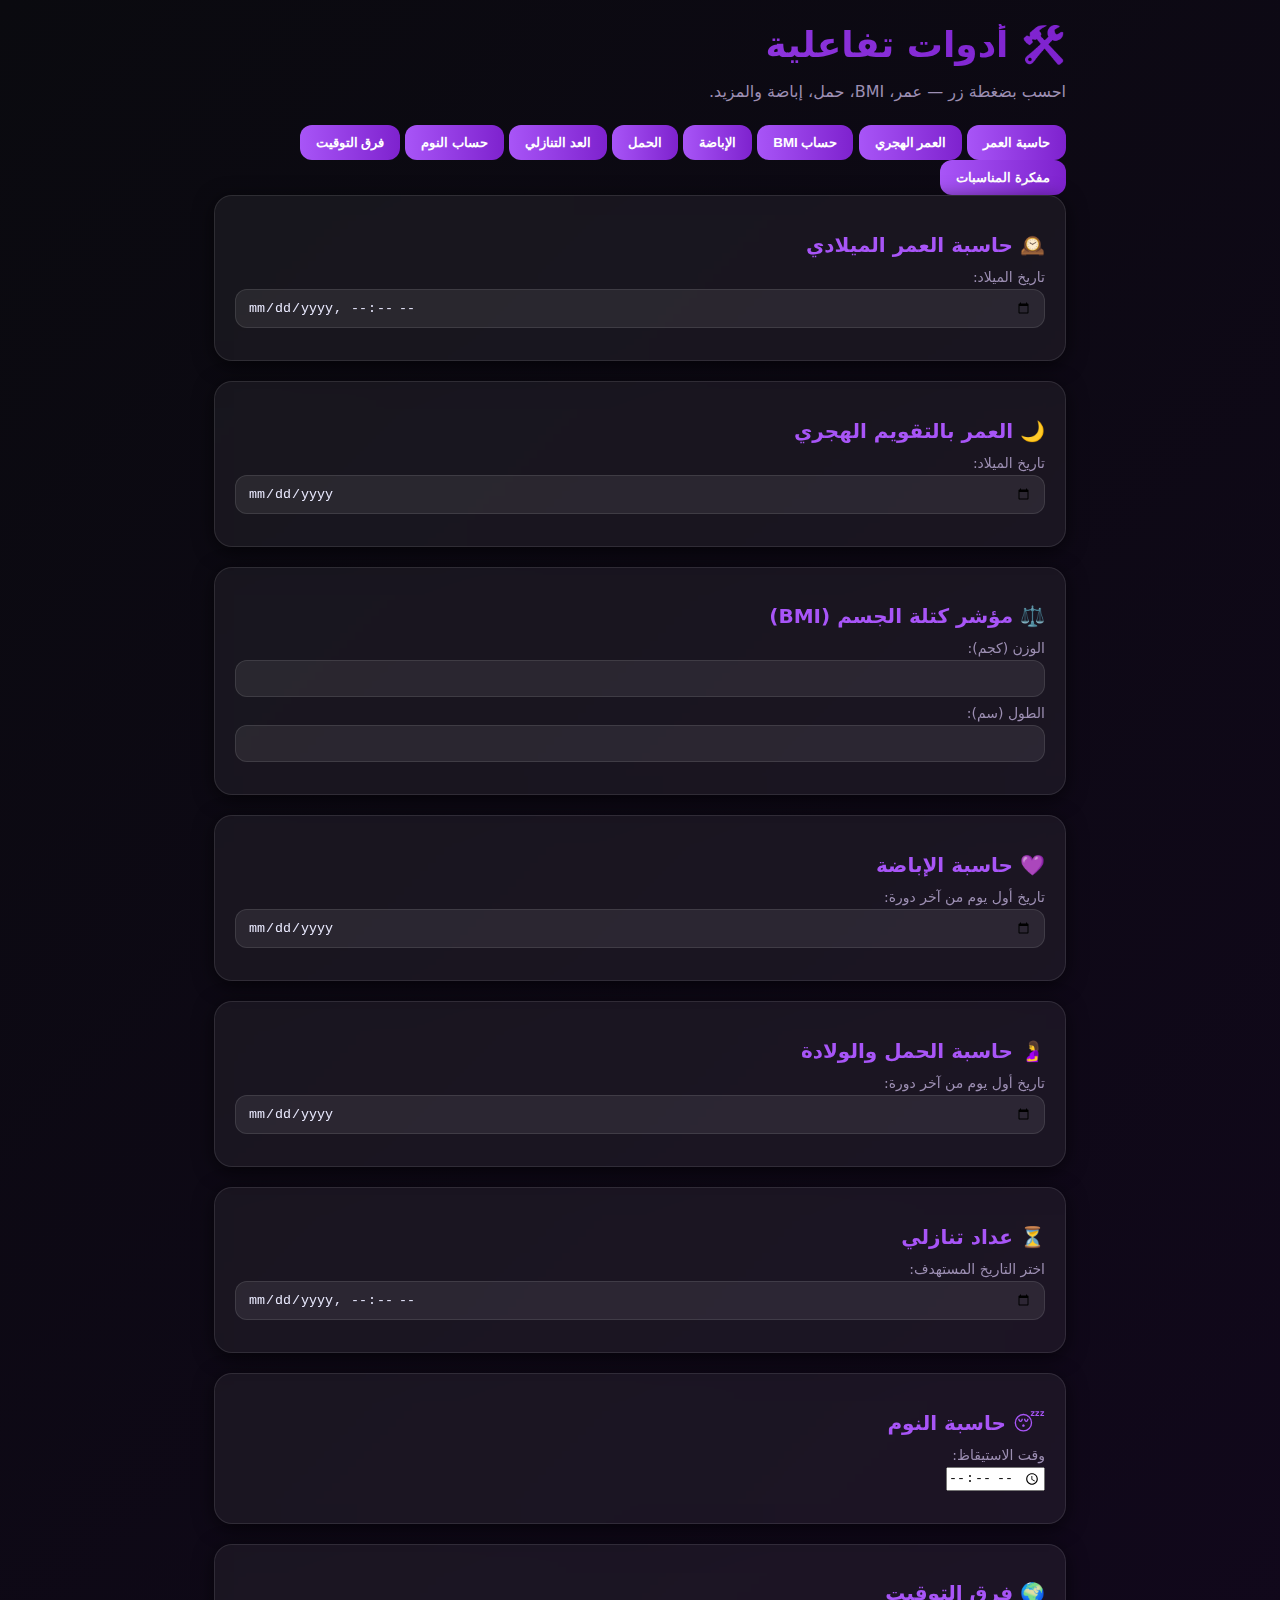
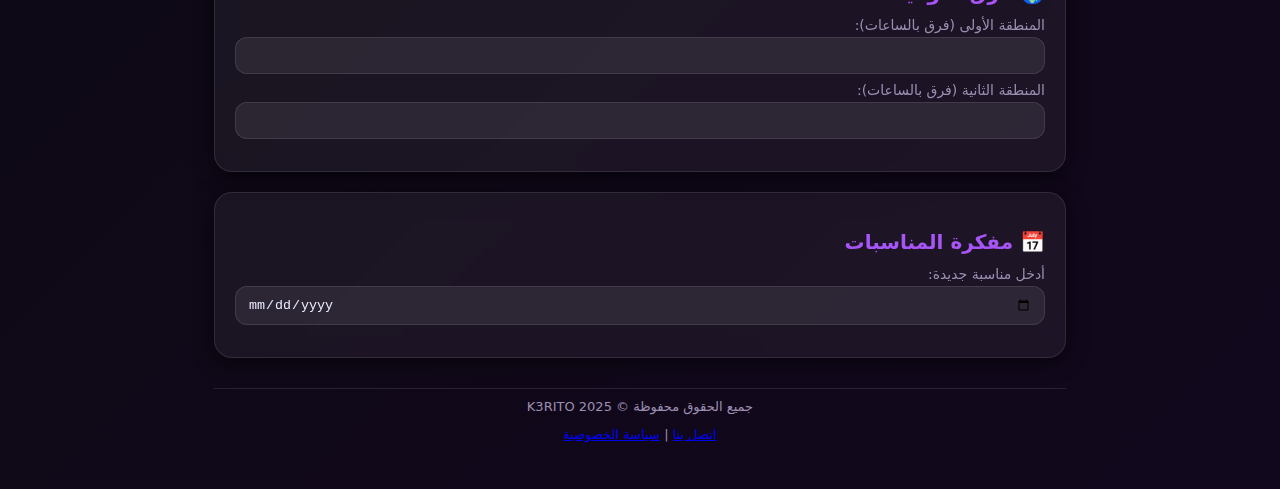
<file: index.html>
<!DOCTYPE html>
<html lang="ar" dir="rtl">
<head>
  <meta charset="UTF-8">
  <meta name="viewport" content="width=device-width, initial-scale=1.0">
  <title>أدوات تفاعلية – حاسبات العمر، BMI، الحمل والمزيد</title>
  <meta name="description" content="اكتشف أدواتنا التفاعلية لحساب العمر، BMI، الحمل، الإباضة، النوم، فرق التوقيت والمزيد، مباشرة في متصفحك بسهولة وسرعة.">
  <meta name="keywords" content="حاسبة, calculator, BMI, عمر, حمل, أدوات تفاعلية, آلة حاسبة أونلاين">
   <!-- Favicon -->
  <link rel="icon" type="image/png" sizes="32x32" href="favicon-32x32.png">
  <link rel="icon" type="image/png" sizes="16x16" href="favicon-16x16.png">
  <link rel="shortcut icon" href="favicon.ico">

  <link rel="stylesheet" href="style.css">
</head>
<body>
  <main class="wrap">
    <h1>🛠️ أدوات تفاعلية</h1>
    <p class="lead">احسب بضغطة زر — عمر، BMI، حمل، إباضة والمزيد.</p>

    <!-- Tabs -->
    <nav class="tabs" role="tablist">
      <button class="tab-btn active" data-tab="age" role="tab" aria-selected="true">حاسبة العمر</button>
      <button class="tab-btn" data-tab="hijri" role="tab" aria-selected="false">العمر الهجري</button>
      <button class="tab-btn" data-tab="bmi" role="tab" aria-selected="false">حساب BMI</button>
      <button class="tab-btn" data-tab="ovulation" role="tab" aria-selected="false">الإباضة</button>
      <button class="tab-btn" data-tab="pregnancy" role="tab" aria-selected="false">الحمل</button>
      <button class="tab-btn" data-tab="countdown" role="tab" aria-selected="false">العد التنازلي</button>
      <button class="tab-btn" data-tab="sleep" role="tab" aria-selected="false">حساب النوم</button>
      <button class="tab-btn" data-tab="timezone" role="tab" aria-selected="false">فرق التوقيت</button>
      <button class="tab-btn" data-tab="events" role="tab" aria-selected="false">مفكرة المناسبات</button>
    </nav>

    <!-- Tab Contents -->
    <section class="tab-contents">
      <!-- العمر الميلادي -->
      <article id="age" class="tab-content active card">
        <h2>🕰️ حاسبة العمر الميلادي</h2>
        <label>تاريخ الميلاد:</label>
        <input type="datetime-local" id="birthDate">
        <div class="results" id="ageResult"></div>
      </article>

      <!-- العمر الهجري -->
      <article id="hijri" class="tab-content card">
        <h2>🌙 العمر بالتقويم الهجري</h2>
        <label>تاريخ الميلاد:</label>
        <input type="date" id="birthHijri">
        <div class="results" id="hijriResult"></div>
      </article>

      <!-- BMI -->
      <article id="bmi" class="tab-content card">
        <h2>⚖️ مؤشر كتلة الجسم (BMI)</h2>
        <label>الوزن (كجم):</label>
        <input type="number" id="weight">
        <label>الطول (سم):</label>
        <input type="number" id="height">
        <div class="results" id="bmiResult"></div>
      </article>

      <!-- الإباضة -->
      <article id="ovulation" class="tab-content card">
        <h2>💜 حاسبة الإباضة</h2>
        <label>تاريخ أول يوم من آخر دورة:</label>
        <input type="date" id="lastPeriod">
        <div class="results" id="ovulationResult"></div>
      </article>

      <!-- الحمل -->
      <article id="pregnancy" class="tab-content card">
        <h2>🤰 حاسبة الحمل والولادة</h2>
        <label>تاريخ أول يوم من آخر دورة:</label>
        <input type="date" id="pregnancyDate">
        <div class="results" id="pregnancyResult"></div>
      </article>

      <!-- العد التنازلي -->
      <article id="countdown" class="tab-content card">
        <h2>⏳ عداد تنازلي</h2>
        <label>اختر التاريخ المستهدف:</label>
        <input type="datetime-local" id="countdownDate">
        <div class="results" id="countdownResult"></div>
      </article>

      <!-- النوم -->
      <article id="sleep" class="tab-content card">
        <h2>😴 حاسبة النوم</h2>
        <label>وقت الاستيقاظ:</label>
        <input type="time" id="wakeTime">
        <div class="results" id="sleepResult"></div>
      </article>

      <!-- فرق التوقيت -->
      <article id="timezone" class="tab-content card">
        <h2>🌍 فرق التوقيت</h2>
        <label>المنطقة الأولى (فرق بالساعات):</label>
        <input type="number" id="tz1">
        <label>المنطقة الثانية (فرق بالساعات):</label>
        <input type="number" id="tz2">
        <div class="results" id="timezoneResult"></div>
      </article>

      <!-- مفكرة المناسبات -->
      <article id="events" class="tab-content card">
        <h2>📅 مفكرة المناسبات</h2>
        <label>أدخل مناسبة جديدة:</label>
        <input type="date" id="eventDate">
        <div class="results" id="eventsResult"></div>
      </article>
    </section>

    <footer>
      جميع الحقوق محفوظة © 2025 K3RITO
      <p>
    <a href="contact.html">اتصل بنا</a> | 
    <a href="privacy.html">سياسة الخصوصية</a>
  </p>
    </footer>
  </main>

  <!-- JavaScript -->
  <script src="script.js" defer></script>
</body>
</html>
</file>
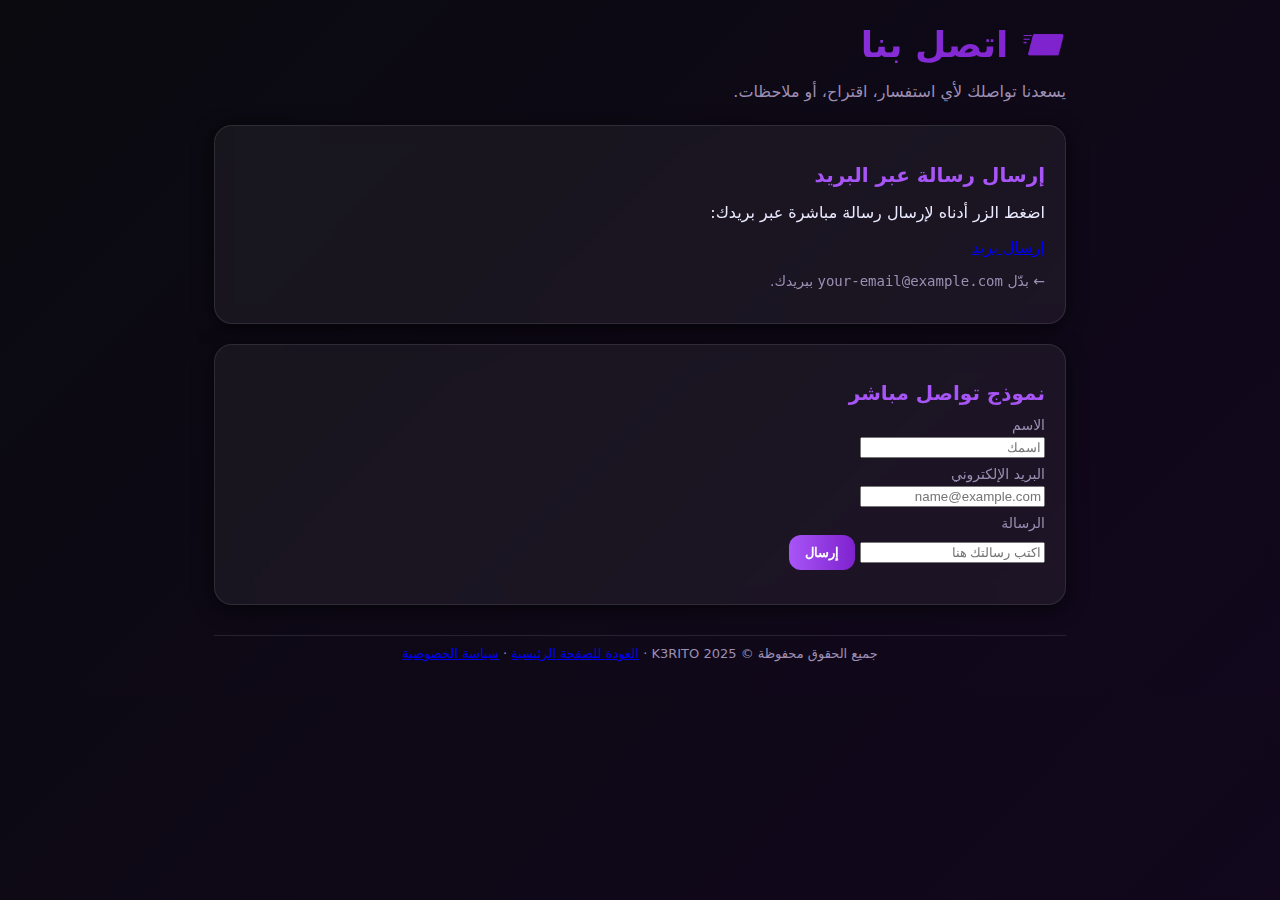
<file: contact.html>
<!DOCTYPE html>
<html lang="ar" dir="rtl">
<head>
  <meta charset="UTF-8">
  <meta name="viewport" content="width=device-width, initial-scale=1.0">
  <title>اتصل بنا – K3RITO Tools</title>
  <meta name="description" content="تواصل معنا بخصوص أي استفسار أو اقتراح حول أدوات K3RITO التفاعلية.">
  <meta name="robots" content="index, follow">
  <meta name="keywords" content="اتصل بنا, تواصل, دعم, K3RITO">
  <link rel="canonical" href="https://k3rito.github.io/calculatorwebsite/contact.html">
  <link rel="icon" type="image/png" sizes="32x32" href="favicon-32x32.png">
  <link rel="stylesheet" href="style.css">

  <!-- Structured Data -->
  <script type="application/ld+json">
  {
    "@context":"https://schema.org",
    "@type":"ContactPage",
    "name":"اتصل بنا – K3RITO Tools",
    "url":"https://k3rito.github.io/calculatorwebsite/contact.html",
    "publisher":{
      "@type":"Organization",
      "name":"K3RITO"
    }
  }
  </script>
</head>
<body>
  <main class="wrap">
    <h1>📨 اتصل بنا</h1>
    <p class="lead">يسعدنا تواصلك لأي استفسار، اقتراح، أو ملاحظات.</p>

    <!-- خيار 1: mailto (يفتح برنامج البريد) -->
    <article class="card">
      <h2>إرسال رسالة عبر البريد</h2>
      <p>اضغط الزر أدناه لإرسال رسالة مباشرة عبر بريدك:</p>
      <p>
        <a class="tab-btn" href="mailto:your-email@example.com?subject=استفسار%20حول%20K3RITO%20Tools">إرسال بريد</a>
      </p>
      <p style="color:var(--muted);font-size:14px">← بدّل <code>your-email@example.com</code> ببريدك.</p>
    </article>

    <!-- خيار 2: Formspree (أدخل endpoint الخاص بك) -->
    <article class="card">
      <h2>نموذج تواصل مباشر</h2>
      <form id="contactForm" action="https://formspree.io/f/mvgbzjg" method="POST" novalidate>
        <label for="name">الاسم</label>
        <input type="text" id="name" name="name" placeholder="اسمك" required>

        <label for="email">البريد الإلكتروني</label>
        <input type="email" id="email" name="email" placeholder="name@example.com" required>

        <label for="message">الرسالة</label>
        <input type="text" id="message" name="message" placeholder="اكتب رسالتك هنا" required>

        <button type="submit">إرسال</button>
        <div class="results" id="formResult" aria-live="polite" style="margin-top:10px;"></div>
      </form>
      <p style="color:var(--muted);font-size:14px"><code></code></p>
    </article>

    <footer>
      جميع الحقوق محفوظة © 2025 K3RITO ·
      <a href="index.html">العودة للصفحة الرئيسية</a> ·
      <a href="privacy.html">سياسة الخصوصية</a>
    </footer>
  </main>

  <!-- تحسين بسيط للتجربة + منع الإرسال الفارغ -->
  <script>
    document.getElementById('contactForm').addEventListener('submit', function(e){
      const name = document.getElementById('name').value.trim();
      const email = document.getElementById('email').value.trim();
      const message = document.getElementById('message').value.trim();
      const out = document.getElementById('formResult');

      if(!name || !email || !message){
        e.preventDefault();
        out.textContent = '🛑 يرجى تعبئة جميع الحقول قبل الإرسال.';
        return;
      }
      out.textContent = '⏳ جاري إرسال الرسالة...';
    });
  </script>
</body>
</html>
</file>
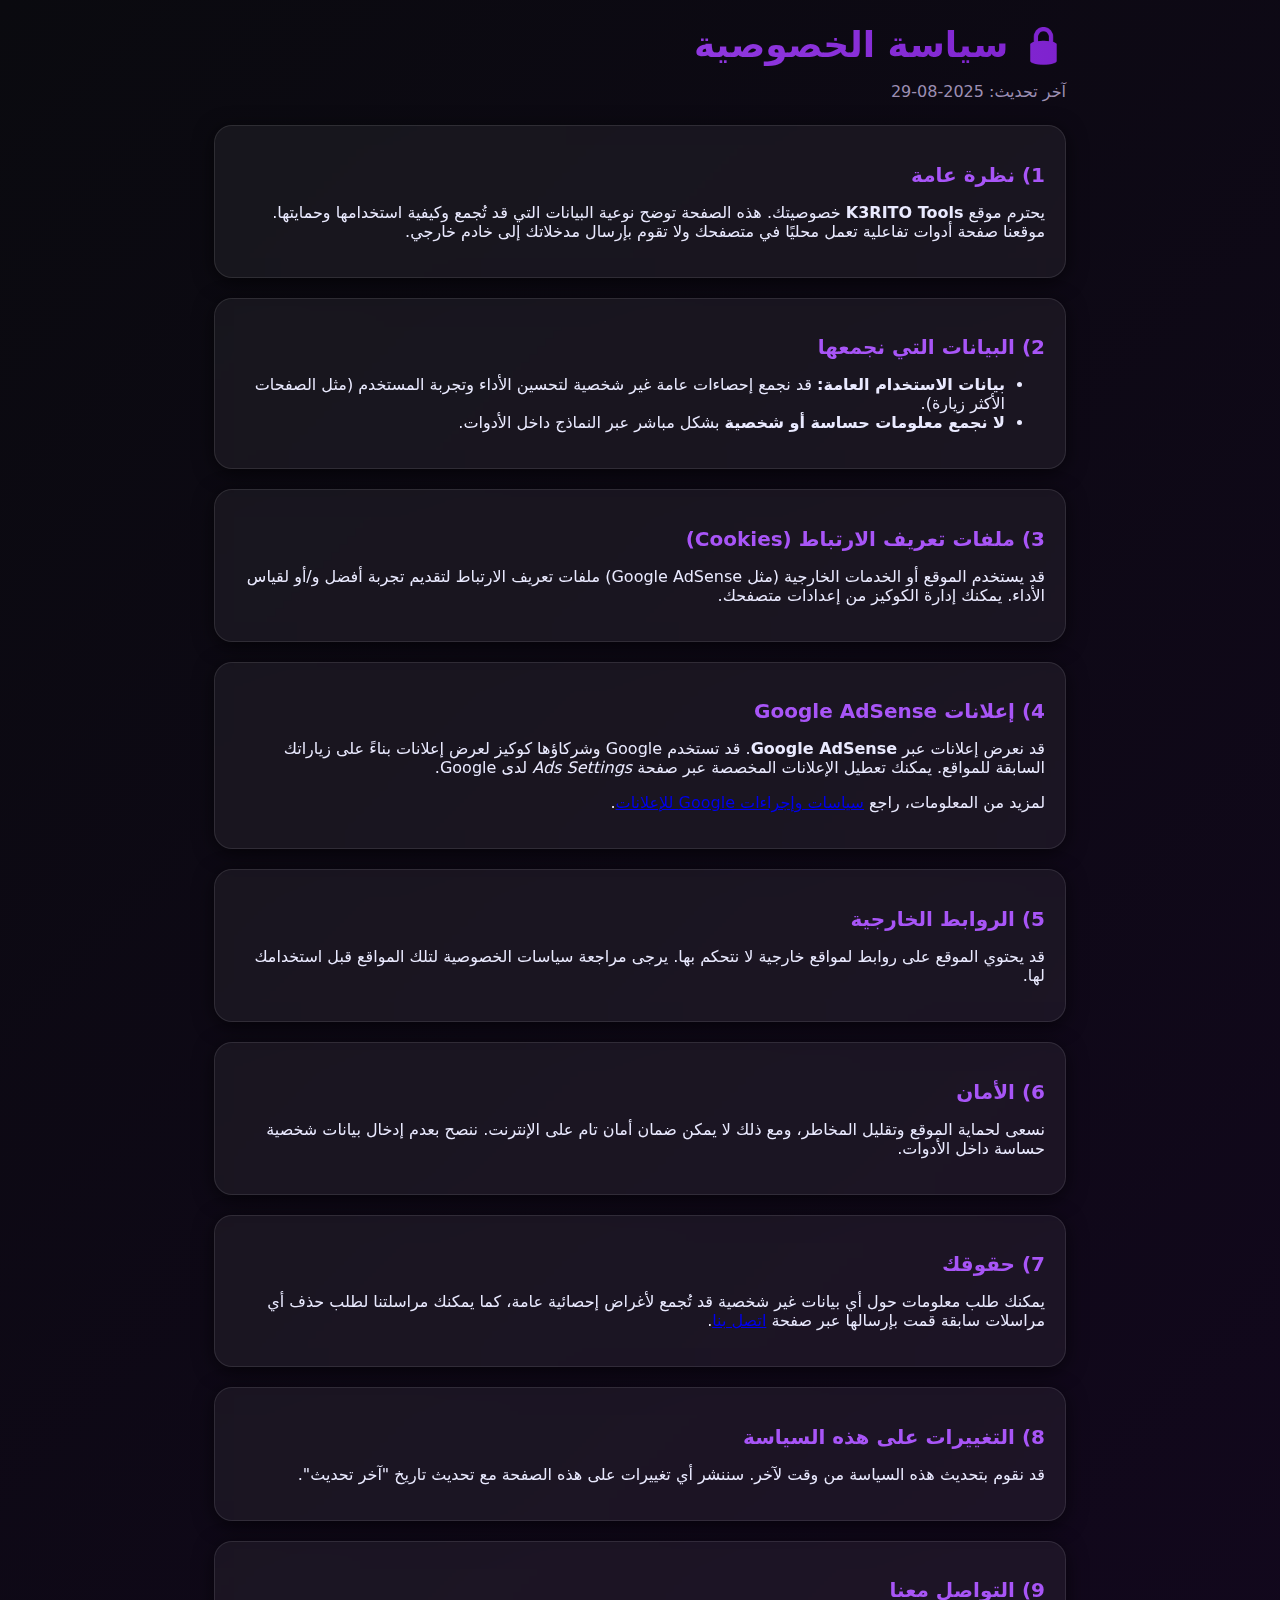
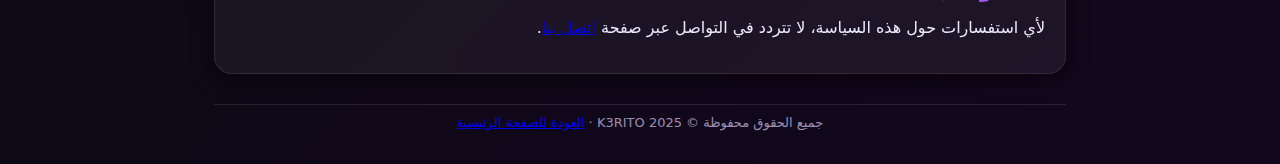
<file: privacy.html>
<!DOCTYPE html>
<html lang="ar" dir="rtl">
<head>
  <meta charset="UTF-8">
  <meta name="viewport" content="width=device-width, initial-scale=1.0">
  <title>سياسة الخصوصية – K3RITO Tools</title>
  <meta name="description" content="سياسة الخصوصية لموقع K3RITO Tools: ما نجمعه من بيانات وكيف نستخدمها، معلومات حول ملفات تعريف الارتباط وإعلانات Google AdSense.">
  <meta name="robots" content="index, follow">
  <meta name="keywords" content="سياسة الخصوصية, Privacy Policy, K3RITO, AdSense, Cookies">
  <link rel="canonical" href="https://k3rito.github.io/calculatorwebsite/privacy.html">
  <link rel="icon" type="image/png" sizes="32x32" href="favicon-32x32.png">
  <link rel="shortcut icon" href="favicon.ico">
  <link rel="stylesheet" href="style.css">

  <!-- Structured Data -->
  <script type="application/ld+json">
  {
    "@context":"https://schema.org",
    "@type":"PrivacyPolicy",
    "name":"سياسة الخصوصية – K3RITO Tools",
    "url":"https://k3rito.github.io/calculatorwebsite/privacy.html",
    "publisher":{
      "@type":"Organization",
      "name":"K3RITO"
    }
  }
  </script>
</head>
<body>
  <main class="wrap">
    <h1>🔒 سياسة الخصوصية</h1>
    <p class="lead">آخر تحديث: 2025-08-29</p>

    <article class="card">
      <h2>1) نظرة عامة</h2>
      <p>
        يحترم موقع <strong>K3RITO Tools</strong> خصوصيتك. هذه الصفحة توضح نوعية البيانات التي قد تُجمع وكيفية استخدامها وحمايتها.
        موقعنا صفحة أدوات تفاعلية تعمل محليًا في متصفحك ولا تقوم بإرسال مدخلاتك إلى خادم خارجي.
      </p>
    </article>

    <article class="card">
      <h2>2) البيانات التي نجمعها</h2>
      <ul>
        <li><strong>بيانات الاستخدام العامة:</strong> قد نجمع إحصاءات عامة غير شخصية لتحسين الأداء وتجربة المستخدم (مثل الصفحات الأكثر زيارة).</li>
        <li><strong>لا نجمع معلومات حساسة أو شخصية</strong> بشكل مباشر عبر النماذج داخل الأدوات.</li>
      </ul>
    </article>

    <article class="card">
      <h2>3) ملفات تعريف الارتباط (Cookies)</h2>
      <p>
        قد يستخدم الموقع أو الخدمات الخارجية (مثل Google AdSense) ملفات تعريف الارتباط لتقديم تجربة أفضل و/أو لقياس الأداء.
        يمكنك إدارة الكوكيز من إعدادات متصفحك.
      </p>
    </article>

    <article class="card">
      <h2>4) إعلانات Google AdSense</h2>
      <p>
        قد نعرض إعلانات عبر <strong>Google AdSense</strong>. قد تستخدم Google وشركاؤها كوكيز لعرض إعلانات بناءً على زياراتك السابقة للمواقع.
        يمكنك تعطيل الإعلانات المخصصة عبر صفحة <em>Ads Settings</em> لدى Google.
      </p>
      <p>
        لمزيد من المعلومات، راجع
        <a href="https://policies.google.com/technologies/ads?hl=ar" target="_blank" rel="noopener">سياسات وإجراءات Google للإعلانات</a>.
      </p>
    </article>

    <article class="card">
      <h2>5) الروابط الخارجية</h2>
      <p>
        قد يحتوي الموقع على روابط لمواقع خارجية لا نتحكم بها. يرجى مراجعة سياسات الخصوصية لتلك المواقع قبل استخدامك لها.
      </p>
    </article>

    <article class="card">
      <h2>6) الأمان</h2>
      <p>
        نسعى لحماية الموقع وتقليل المخاطر، ومع ذلك لا يمكن ضمان أمان تام على الإنترنت. ننصح بعدم إدخال بيانات شخصية حساسة داخل الأدوات.
      </p>
    </article>

    <article class="card">
      <h2>7) حقوقك</h2>
      <p>
        يمكنك طلب معلومات حول أي بيانات غير شخصية قد تُجمع لأغراض إحصائية عامة، كما يمكنك مراسلتنا لطلب حذف أي مراسلات سابقة قمت بإرسالها عبر صفحة <a href="contact.html">اتصل بنا</a>.
      </p>
    </article>

    <article class="card">
      <h2>8) التغييرات على هذه السياسة</h2>
      <p>
        قد نقوم بتحديث هذه السياسة من وقت لآخر. سننشر أي تغييرات على هذه الصفحة مع تحديث تاريخ "آخر تحديث".
      </p>
    </article>

    <article class="card">
      <h2>9) التواصل معنا</h2>
      <p>
        لأي استفسارات حول هذه السياسة، لا تتردد في التواصل عبر صفحة <a href="contact.html">اتصل بنا</a>.
      </p>
    </article>

    <footer>
      جميع الحقوق محفوظة © 2025 K3RITO · <a href="index.html">العودة للصفحة الرئيسية</a>
    </footer>
  </main>
</body>
</html>
</file>
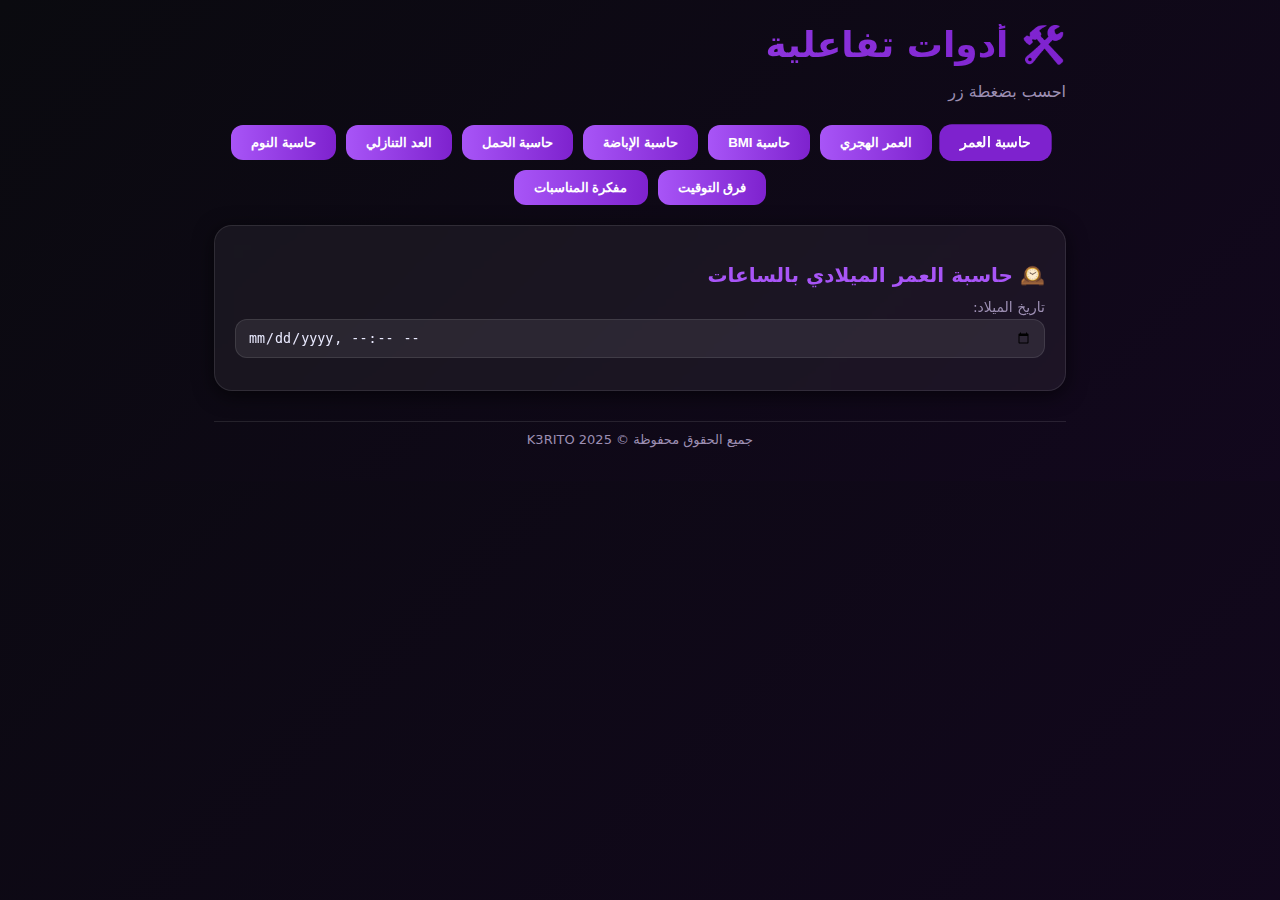
<file: site.html>
<!DOCTYPE html>
<html lang="ar" dir="rtl">
<head>
  <meta charset="UTF-8">
  <title>موقع الأدوات الصحية والتفاعلية</title>
  <link rel="stylesheet" href="style.css">
  <style>
    /* تبويبات */
    .tabs {
      display: flex;
      justify-content: center;
      gap: 10px;
      margin-bottom: 20px;
      flex-wrap: wrap;
    }

    .tab-btn {
      background: linear-gradient(90deg, var(--accent), var(--accent2));
      border: none;
      border-radius: 12px;
      padding: 10px 20px;
      color: #fff;
      cursor: pointer;
      font-weight: 600;
      transition: background 0.3s ease, transform 0.2s ease;
    }

    .tab-btn.active {
      background: var(--accent2);
      transform: scale(1.05);
    }

    .tab-content {
      display: none;
    }

    .tab-content.active {
      display: block;
    }
  </style>
</head>
<body>
  <div class="wrap">
    <h1>🛠️ أدوات تفاعلية</h1>
    <p class="lead">احسب بضغطة زر</p>

    <!-- أزرار التبويبات -->
    <div class="tabs">
      <button class="tab-btn active" data-tab="age">حاسبة العمر</button>
      <button class="tab-btn" data-tab="hijri">العمر الهجري</button>
      <button class="tab-btn" data-tab="bmi">حاسبة BMI</button>
      <button class="tab-btn" data-tab="ovulation">حاسبة الإباضة</button>
      <button class="tab-btn" data-tab="pregnancy">حاسبة الحمل</button>
      <button class="tab-btn" data-tab="countdown">العد التنازلي</button>
      <button class="tab-btn" data-tab="sleep">حاسبة النوم</button>
      <button class="tab-btn" data-tab="timezone">فرق التوقيت</button>
      <button class="tab-btn" data-tab="events">مفكرة المناسبات</button>
    </div>

    <!-- المحتوى -->
    <div id="age" class="tab-content active card">
      <h2>🕰️ حاسبة العمر الميلادي بالساعات</h2>
      <label>تاريخ الميلاد:</label>
      <input type="datetime-local" id="birthDate">
      <div class="results" id="ageResult"></div>
    </div>

    <div id="hijri" class="tab-content card">
      <h2>🌙 العمر بالتقويم الهجري</h2>
      <label>تاريخ الميلاد الميلادي:</label>
      <input type="date" id="birthHijri">
      <div class="results" id="hijriResult"></div>
    </div>

    <div id="bmi" class="tab-content card">
      <h2>⚖️ حاسبة مؤشر كتلة الجسم (BMI)</h2>
      <label>الوزن (كجم):</label>
      <input type="number" id="weight">
      <label>الطول (سم):</label>
      <input type="number" id="height">
      <div class="results" id="bmiResult"></div>
    </div>

    <div id="ovulation" class="tab-content card">
      <h2>💜 حاسبة الإباضة</h2>
      <label>تاريخ أول يوم من آخر دورة:</label>
      <input type="date" id="lastPeriod">
      <div class="results" id="ovulationResult"></div>
    </div>

    <div id="pregnancy" class="tab-content card">
      <h2>🤰 حاسبة الحمل والولادة</h2>
      <label>تاريخ أول يوم من آخر دورة:</label>
      <input type="date" id="pregnancyDate">
      <div class="results" id="pregnancyResult"></div>
    </div>

    <div id="countdown" class="tab-content card">
      <h2>⏳ عداد تنازلي</h2>
      <label>اختر التاريخ المستهدف:</label>
      <input type="datetime-local" id="countdownDate">
      <div class="results" id="countdownResult"></div>
    </div>

    <div id="sleep" class="tab-content card">
      <h2>😴 حاسبة النوم</h2>
      <label>وقت الاستيقاظ:</label>
      <input type="time" id="wakeTime">
      <div class="results" id="sleepResult"></div>
    </div>

    <div id="timezone" class="tab-content card">
      <h2>🌍 حاسبة فرق التوقيت</h2>
      <label>المنطقة الأولى (فرق بالساعات):</label>
      <input type="number" id="tz1">
      <label>المنطقة الثانية (فرق بالساعات):</label>
      <input type="number" id="tz2">
      <div class="results" id="timezoneResult"></div>
    </div>

    <div id="events" class="tab-content card">
      <h2>📅 مفكرة المناسبات</h2>
      <label>أدخل مناسبة جديدة:</label>
      <input type="date" id="eventDate">
      <div class="results" id="eventsResult"></div>
    </div>

    <footer>
      جميع الحقوق محفوظة © 2025 K3RITO
    </footer>
  </div>

  <script>
    // التحكم بالتبويبات
    const tabs = document.querySelectorAll('.tab-btn');
    const contents = document.querySelectorAll('.tab-content');

    tabs.forEach(tab => {
      tab.addEventListener('click', () => {
        tabs.forEach(t => t.classList.remove('active'));
        contents.forEach(c => c.classList.remove('active'));
        tab.classList.add('active');
        document.getElementById(tab.dataset.tab).classList.add('active');
      });
    });
  </script>
</body>
</html>
</file>
<file: style.css>
/* الحقوق محفوظة K3RITO */

:root {
  --bg-dark: #0a0a0f;
  --bg-gradient: linear-gradient(135deg, #0a0a0f, #1a052b, #2d0a4f);
  --card-bg: rgba(255, 255, 255, 0.05);
  --text: #eaeaff;
  --muted: #9d8fb3;
  --accent: #a855f7;
  --accent2: #7e22ce;
  --border: rgba(255, 255, 255, 0.1);
  --shadow: rgba(0, 0, 0, 0.6);
  --radius: 18px;
}

* {
  box-sizing: border-box;
}

html, body {
  margin: 0;
  padding: 0;
  font-family: "Cairo", system-ui, sans-serif;
  background: var(--bg-gradient);
  background-size: 400% 400%;
  animation: gradientShift 15s ease infinite;
  color: var(--text);
  min-height: 100%;
}

@keyframes gradientShift {
  0% {background-position: 0% 50%;}
  50% {background-position: 100% 50%;}
  100% {background-position: 0% 50%;}
}

.wrap {
  max-width: 900px;
  margin: 0 auto;
  padding: 24px;
}

h1 {
  font-size: clamp(26px, 5vw, 36px);
  font-weight: 800;
  background: linear-gradient(90deg, var(--accent), var(--accent2));
  -webkit-background-clip: text;
  -webkit-text-fill-color: transparent;
  margin: 0 0 10px;
}

.lead {
  color: var(--muted);
  margin-bottom: 24px;
}

.card {
  background: var(--card-bg);
  border: 1px solid var(--border);
  border-radius: var(--radius);
  padding: 20px;
  box-shadow: 0 4px 20px var(--shadow);
  margin-bottom: 20px;
  backdrop-filter: blur(8px);
  transition: transform 0.3s ease, box-shadow 0.3s ease;
}

.card:hover {
  transform: translateY(-4px);
  box-shadow: 0 8px 30px var(--shadow);
}

h2 {
  font-size: 20px;
  margin-bottom: 12px;
  color: var(--accent);
}

label {
  display: block;
  margin: 8px 0 4px;
  font-size: 14px;
  color: var(--muted);
}

input[type="date"],
input[type="datetime-local"],
input[type="number"] {
  width: 100%;
  padding: 10px 12px;
  border-radius: 12px;
  border: 1px solid var(--border);
  background: rgba(255, 255, 255, 0.08);
  color: var(--text);
  outline: none;
  transition: border 0.3s ease, background 0.3s ease;
}

input:focus {
  border-color: var(--accent);
  background: rgba(255, 255, 255, 0.12);
}

.results {
  margin-top: 12px;
  font-size: 15px;
  line-height: 1.6;
  color: var(--text);
}

footer {
  text-align: center;
  margin-top: 30px;
  font-size: 13px;
  color: var(--muted);
  padding: 10px;
  border-top: 1px solid var(--border);
}

/* أزرار لو احتجنا */
button {
  background: linear-gradient(90deg, var(--accent), var(--accent2));
  color: #fff;
  padding: 10px 16px;
  border: none;
  border-radius: 12px;
  cursor: pointer;
  font-weight: 600;
  transition: transform 0.2s ease, box-shadow 0.2s ease;
}

button:hover {
  transform: translateY(-2px);
  box-shadow: 0 4px 12px rgba(168, 85, 247, 0.6);
}

button:active {
  transform: scale(0.97);
}
/* ========================= */
/* Responsive Design - Mobile */
/* ========================= */
@media (max-width: 600px) {
  .tab-btn {
    padding: 8px 12px;
    font-size: 14px;
  }

  .card {
    padding: 10px;
  }

  input, button {
    font-size: 14px;
  }

  h2 {
    font-size: 18px;
  }
}
</file>
